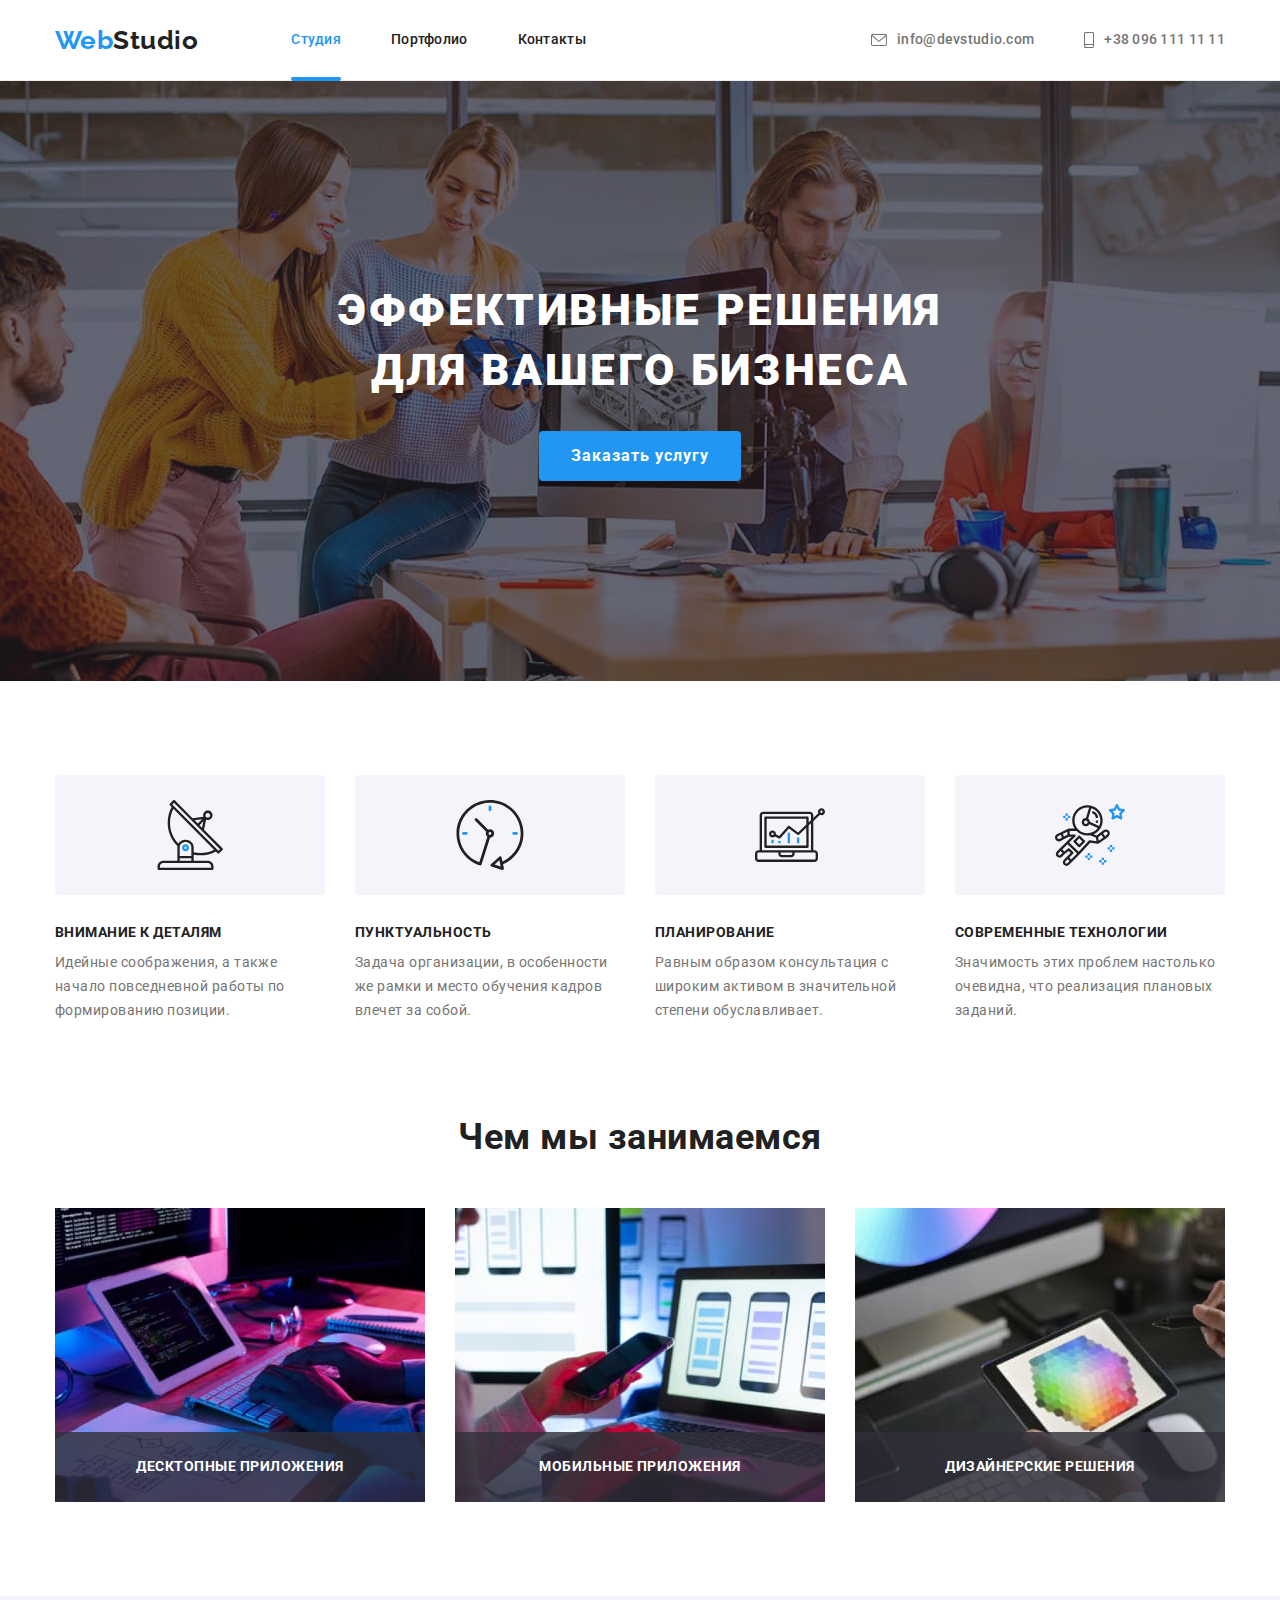
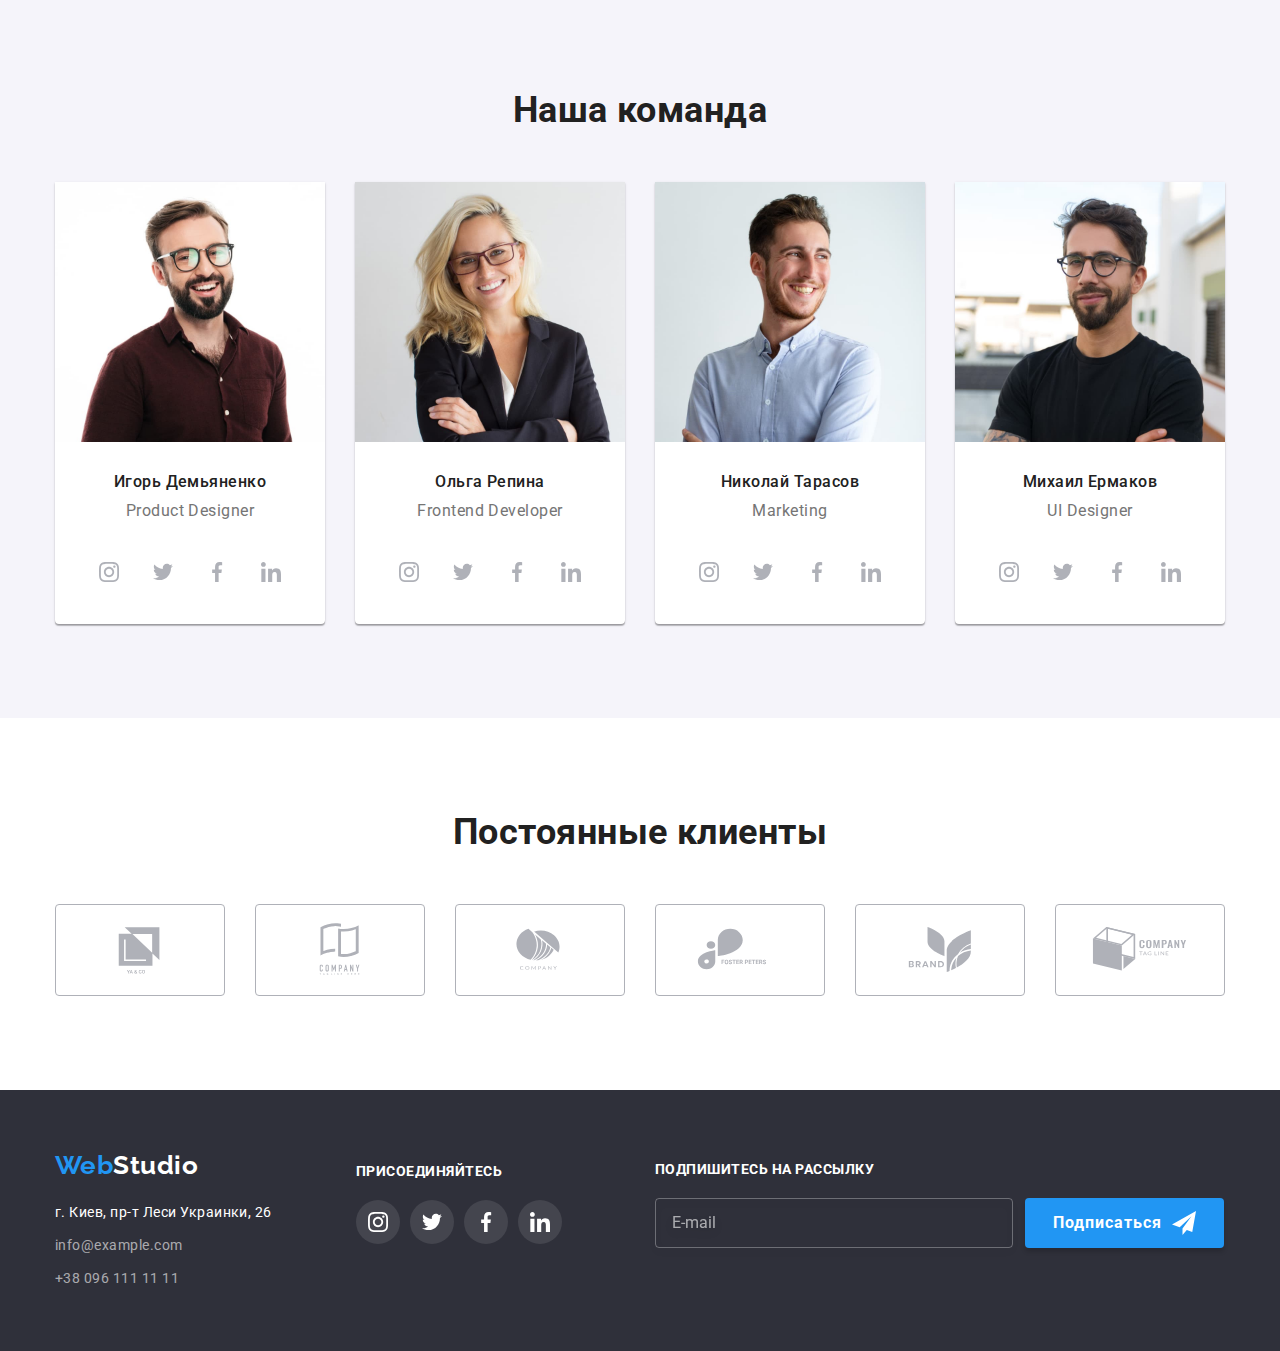
<file: index.html>
<!DOCTYPE html>
<html lang="ru">
    <head>
        <meta charset="UTF-8" />
        <meta http-equiv="X-UA-Compatible" content="IE=edge" />
        <meta name="viewport" content="width=device-width, initial-scale=1.0" />
        <title>WebStudio</title>
        <link
            rel="stylesheet"
            href="https://cdnjs.cloudflare.com/ajax/libs/modern-normalize/1.1.0/modern-normalize.css"
            integrity="sha512-Y0MM+V6ymRKN2zStTqzQ227DWhhp4Mzdo6gnlRnuaNCbc+YN/ZH0sBCLTM4M0oSy9c9VKiCvd4Jk44aCLrNS5Q=="
            crossorigin="anonymous"
            referrerpolicy="no-referrer"
        />
        <link
            href="https://fonts.googleapis.com/css2?family=Raleway:wght@700&family=Roboto:wght@400;500;700;900&display=swap"
            rel="stylesheet"
        />
        <link rel="stylesheet" href="./css/main.min.css" />
    </head>

    <body>
        <!--   Header  -->
        <header class="header" id="studio">
            <div class="container header__container">
                <nav class="nav">
                    <a href="./index.html" class="logo nav__logo">
                        <span class="logo--accent">Web</span>Studio
                    </a>
                    <ul class="nav__list">
                        <li class="nav__item">
                            <a
                                href="./index.html"
                                class="nav__link nav__link--current"
                                >Студия</a
                            >
                        </li>
                        <li class="nav__item">
                            <a href="./portfolio.html" class="nav__link"
                                >Портфолио</a
                            >
                        </li>
                        <li class="nav__item">
                            <a href="#contacts" class="nav__link">Контакты</a>
                        </li>
                    </ul>
                </nav>
                <ul class="contacts-list">
                    <li class="contacts-list__item">
                        <a
                            href="mailto:info@devstudio.com"
                            class="contacts-list__link"
                        >
                            <svg
                                class="contacts-list__icon"
                                width="16"
                                height="12"
                            >
                                <use
                                    href="./images/icons.svg#icon-envelope"
                                ></use>
                            </svg>

                            info@devstudio.com</a
                        >
                    </li>
                    <li class="contacts-list__item">
                        <a href="tel:+380961111111" class="contacts-list__link">
                            <svg
                                class="contacts-list__icon"
                                width="10"
                                height="16"
                            >
                                <use
                                    href="./images/icons.svg#icon-smartphone"
                                ></use>
                            </svg>

                            +38 096 111 11 11</a
                        >
                    </li>
                </ul>
            </div>
        </header>

        <!-- Main studio-->
        <main class="main-content">
            <!--  Hero -->
            <section class="section hero__section">
                <div class="container">
                    <h1 class="hero__title">
                        ЭФФЕКТИВНЫЕ РЕШЕНИЯ <br />
                        ДЛЯ ВАШЕГО БИЗНЕСА
                    </h1>
                    <button type="button" class="btn hero__btn" data-modal-open>
                        Заказать услугу
                    </button>
                </div>
            </section>

            <!-- Benefits-->
            <section class="section benefits">
                <div class="container">
                    <h2 class="benefits__title hidden">Преимущества</h2>
                    <ul class="benefits__list">
                        <li class="benefits__card">
                            <div class="benefits__card-before">
                                <svg
                                    class="benefits__icon"
                                    width="70"
                                    height="70"
                                >
                                    <use
                                        href="./images/icons.svg#icon-antenna"
                                    ></use>
                                </svg>
                            </div>
                            <h3 class="benefits__card-point section-point">
                                ВНИМАНИЕ К ДЕТАЛЯМ
                            </h3>
                            <p class="benefits__card-descr">
                                Идейные соображения, а также начало повседневной
                                работы по формированию позиции.
                            </p>
                        </li>
                        <li class="benefits__card">
                            <div class="benefits__card-before">
                                <svg
                                    class="benefits__icon"
                                    width="70"
                                    height="70"
                                >
                                    <use
                                        href="./images/icons.svg#icon-clock"
                                    ></use>
                                </svg>
                            </div>
                            <h3 class="benefits__card-point section-point">
                                ПУНКТУАЛЬНОСТЬ
                            </h3>
                            <p class="benefits__card-descr">
                                Задача организации, в особенности же рамки и
                                место обучения кадров влечет за собой.
                            </p>
                        </li>
                        <li class="benefits__card">
                            <div class="benefits__card-before">
                                <svg
                                    class="benefits__icon"
                                    width="70"
                                    height="70"
                                >
                                    <use
                                        href="./images/icons.svg#icon-diagram"
                                    ></use>
                                </svg>
                            </div>
                            <h3 class="benefits__card-point section-point">
                                ПЛАНИРОВАНИЕ
                            </h3>
                            <p class="benefits__card-descr">
                                Равным образом консультация с широким активом в
                                значительной степени обуславливает.
                            </p>
                        </li>

                        <li class="benefits__card">
                            <div class="benefits__card-before">
                                <svg
                                    class="benefits__icon"
                                    width="70"
                                    height="70"
                                >
                                    <use
                                        href="./images/icons.svg#icon-astronaut"
                                    ></use>
                                </svg>
                            </div>
                            <h3 class="benefits__card-point section-point">
                                СОВРЕМЕННЫЕ ТЕХНОЛОГИИ
                            </h3>
                            <p class="benefits__card-descr">
                                Значимость этих проблем настолько очевидна, что
                                реализация плановых заданий.
                            </p>
                        </li>
                    </ul>
                </div>
            </section>

            <!-- What we do  -->
            <section class="section what-we-do">
                <div class="container">
                    <h2 class="what-we-do__section-title section-title">
                        Чем мы занимаемся
                    </h2>
                    <ul class="what-we-do__section-list">
                        <li class="what-we-do__item">
                            <img
                                src="./images/box1.jpg"
                                alt="Пример рабочего места 1"
                                width="370"
                                height="294"
                            />
                            <h3 class="what-we-do__image-descr section-point">
                                Десктопные приложения
                            </h3>
                        </li>
                        <li class="what-we-do__item">
                            <img
                                src="./images/box2.jpg"
                                alt="Пример рабочего места 2"
                                width="370"
                                height="294"
                            />
                            <h3 class="what-we-do__image-descr section-point">
                                Мобильные приложения
                            </h3>
                        </li>
                        <li class="what-we-do__item">
                            <img
                                src="./images/box3.jpg"
                                alt="Пример рабочего места 3"
                                width="370"
                                height="294"
                            />
                            <h3 class="what-we-do__image-descr section-point">
                                Дизайнерские решения
                            </h3>
                        </li>
                    </ul>
                </div>
            </section>

            <!-- Our-team -->
            <section class="section our-team">
                <div class="container">
                    <h2 class="section-title our-team__section-title">
                        Наша команда
                    </h2>

                    <ul class="our-team__section-list">
                        <li class="worker-card">
                            <img
                                src="./images/igor.jpg"
                                alt="Игорь Демьяненко"
                                width="270"
                                height="260"
                            />
                            <h3 class="worker-card__card-title">
                                Игорь Демьяненко
                            </h3>
                            <p class="worker-card__card-descr">
                                Product Designer
                            </p>
                            <ul class="card-social-links">
                                <li>
                                    <a href="" class="card-social-links__link">
                                        <svg
                                            class="card-social-links__icon"
                                            width="20"
                                            height="20"
                                        >
                                            <use
                                                href="./images/icons.svg#icon-instagram"
                                            ></use>
                                        </svg>
                                    </a>
                                </li>
                                <li>
                                    <a href="" class="card-social-links__link">
                                        <svg
                                            class="card-social-links__icon"
                                            width="20"
                                            height="20"
                                        >
                                            <use
                                                href="./images/icons.svg#icon-twitter"
                                            ></use>
                                        </svg>
                                    </a>
                                </li>
                                <li>
                                    <a href="" class="card-social-links__link">
                                        <svg
                                            class="card-social-links__icon"
                                            width="20"
                                            height="20"
                                        >
                                            <use
                                                href="./images/icons.svg#icon-facebook"
                                            ></use>
                                        </svg>
                                    </a>
                                </li>
                                <li>
                                    <a href="" class="card-social-links__link">
                                        <svg
                                            class="card-social-links__icon"
                                            width="20"
                                            height="20"
                                        >
                                            <use
                                                href="./images/icons.svg#icon-linkedin"
                                            ></use>
                                        </svg>
                                    </a>
                                </li>
                            </ul>
                        </li>
                        <li class="worker-card">
                            <img
                                src="./images/olga.jpg"
                                alt="Ольга Репина"
                                width="270"
                                height="260"
                            />
                            <h3 class="worker-card__card-title">
                                Ольга Репина
                            </h3>
                            <p class="worker-card__card-descr">
                                Frontend Developer
                            </p>
                            <ul class="card-social-links">
                                <li>
                                    <a href="" class="card-social-links__link">
                                        <svg
                                            class="card-social-links__icon"
                                            width="20"
                                            height="20"
                                        >
                                            <use
                                                href="./images/icons.svg#icon-instagram"
                                            ></use>
                                        </svg>
                                    </a>
                                </li>
                                <li>
                                    <a href="" class="card-social-links__link">
                                        <svg
                                            class="card-social-links__icon"
                                            width="20"
                                            height="20"
                                        >
                                            <use
                                                href="./images/icons.svg#icon-twitter"
                                            ></use>
                                        </svg>
                                    </a>
                                </li>
                                <li>
                                    <a href="" class="card-social-links__link">
                                        <svg
                                            class="card-social-links__icon"
                                            width="20"
                                            height="20"
                                        >
                                            <use
                                                href="./images/icons.svg#icon-facebook"
                                            ></use>
                                        </svg>
                                    </a>
                                </li>
                                <li>
                                    <a href="" class="card-social-links__link">
                                        <svg
                                            class="card-social-links__icon"
                                            width="20"
                                            height="20"
                                        >
                                            <use
                                                href="./images/icons.svg#icon-linkedin"
                                            ></use>
                                        </svg>
                                    </a>
                                </li>
                            </ul>
                        </li>
                        <li class="worker-card">
                            <img
                                src="./images/nikolai.jpg"
                                alt="Николай Тарасов"
                                width="270"
                                height="260"
                            />
                            <h3 class="worker-card__card-title">
                                Николай Тарасов
                            </h3>
                            <p class="worker-card__card-descr">Marketing</p>
                            <ul class="card-social-links">
                                <li>
                                    <a href="" class="card-social-links__link">
                                        <svg
                                            class="card-social-links__icon"
                                            width="20"
                                            height="20"
                                        >
                                            <use
                                                href="./images/icons.svg#icon-instagram"
                                            ></use>
                                        </svg>
                                    </a>
                                </li>
                                <li>
                                    <a href="" class="card-social-links__link">
                                        <svg
                                            class="card-social-links__icon"
                                            width="20"
                                            height="20"
                                        >
                                            <use
                                                href="./images/icons.svg#icon-twitter"
                                            ></use>
                                        </svg>
                                    </a>
                                </li>
                                <li>
                                    <a href="" class="card-social-links__link">
                                        <svg
                                            class="card-social-links__icon"
                                            width="20"
                                            height="20"
                                        >
                                            <use
                                                href="./images/icons.svg#icon-facebook"
                                            ></use>
                                        </svg>
                                    </a>
                                </li>
                                <li>
                                    <a href="" class="card-social-links__link">
                                        <svg
                                            class="card-social-links__icon"
                                            width="20"
                                            height="20"
                                        >
                                            <use
                                                href="./images/icons.svg#icon-linkedin"
                                            ></use>
                                        </svg>
                                    </a>
                                </li>
                            </ul>
                        </li>
                        <li class="worker-card">
                            <img
                                src="./images/misha.jpg"
                                alt="Михаил Ермаков"
                                width="270"
                                height="260"
                            />
                            <h3 class="worker-card__card-title">
                                Михаил Ермаков
                            </h3>
                            <p class="worker-card__card-descr">UI Designer</p>
                            <ul class="card-social-links">
                                <li>
                                    <a href="" class="card-social-links__link">
                                        <svg
                                            class="card-social-links__icon"
                                            width="20"
                                            height="20"
                                        >
                                            <use
                                                href="./images/icons.svg#icon-instagram"
                                            ></use>
                                        </svg>
                                    </a>
                                </li>
                                <li>
                                    <a href="" class="card-social-links__link">
                                        <svg
                                            class="card-social-links__icon"
                                            width="20"
                                            height="20"
                                        >
                                            <use
                                                href="./images/icons.svg#icon-twitter"
                                            ></use>
                                        </svg>
                                    </a>
                                </li>
                                <li>
                                    <a href="" class="card-social-links__link">
                                        <svg
                                            class="card-social-links__icon"
                                            width="20"
                                            height="20"
                                        >
                                            <use
                                                href="./images/icons.svg#icon-facebook"
                                            ></use>
                                        </svg>
                                    </a>
                                </li>
                                <li>
                                    <a href="" class="card-social-links__link">
                                        <svg
                                            class="card-social-links__icon"
                                            width="20"
                                            height="20"
                                        >
                                            <use
                                                href="./images/icons.svg#icon-linkedin"
                                            ></use>
                                        </svg>
                                    </a>
                                </li>
                            </ul>
                        </li>
                    </ul>
                </div>
            </section>

            <!-- Clients -->
            <section class="section clients">
                <div class="container">
                    <h2 class="section-title clients__section-title">
                        Постоянные клиенты
                    </h2>
                    <ul class="clients__list">
                        <li class="clients__item">
                            <a href="" class="clients__logo">
                                <svg
                                    class="clients__icon"
                                    width="106"
                                    height="60"
                                >
                                    <use
                                        href="./images/icons.svg#icon-logo1"
                                    ></use>
                                </svg>
                            </a>
                        </li>
                        <li class="clients__item">
                            <a href="" class="clients__logo">
                                <svg
                                    class="clients__icon"
                                    width="106"
                                    height="60"
                                >
                                    <use
                                        href="./images/icons.svg#icon-logo2"
                                    ></use>
                                </svg>
                            </a>
                        </li>
                        <li class="clients__item">
                            <a href="" class="clients__logo">
                                <svg
                                    class="clients__icon"
                                    width="106"
                                    height="60"
                                >
                                    <use
                                        href="./images/icons.svg#icon-logo3"
                                    ></use>
                                </svg>
                            </a>
                        </li>
                        <li class="clients__item">
                            <a href="" class="clients__logo">
                                <svg
                                    class="clients__icon"
                                    width="106"
                                    height="60"
                                >
                                    <use
                                        href="./images/icons.svg#icon-logo4"
                                    ></use>
                                </svg>
                            </a>
                        </li>
                        <li class="clients__item">
                            <a href="" class="clients__logo">
                                <svg
                                    class="clients__icon"
                                    width="106"
                                    height="60"
                                >
                                    <use
                                        href="./images/icons.svg#icon-logo5"
                                    ></use>
                                </svg>
                            </a>
                        </li>
                        <li class="clients__item">
                            <a href="" class="clients__logo">
                                <svg
                                    class="clients__icon"
                                    width="106"
                                    height="60"
                                >
                                    <use
                                        href="./images/icons.svg#icon-logo6"
                                    ></use>
                                </svg>
                            </a>
                        </li>
                    </ul>
                </div>
            </section>
        </main>

        <!--  Подвал   -->
        <footer>
            <section class="section footer-section">
                <div class="container footer_container">
                    <div class="footer__main">
                        <a href="#studio" class="logo footer__logo">
                            <span class="logo--accent">Web</span>Studio
                        </a>

                        <ul class="contacts-list-footer" id="contacts">
                            <li class="contacts-list-footer__item">
                                <address class="contacts-list-footer__address">
                                    г. Киев, пр-т Леси Украинки, 26
                                </address>
                            </li>
                            <li class="contacts-list-footer__item">
                                <a
                                    href="mailto:info@example.com"
                                    class="contacts-list-footer__contact"
                                    >info@example.com</a
                                >
                            </li>
                            <li class="contacts-list-footer__item">
                                <a
                                    href="tel:+380991111111"
                                    class="contacts-list-footer__contact"
                                    >+38 096 111 11 11</a
                                >
                            </li>
                        </ul>
                    </div>
                    <div class="main-social-links footer__main-social-links">
                        <h3
                            class="
                                section-point
                                main-social-links__section-point
                            "
                        >
                            присоединяйтесь
                        </h3>
                        <ul class="main-social-links__list">
                            <li class="main-social-links__item">
                                <a
                                    href=""
                                    class="instagram main-social-links__link"
                                >
                                    <svg
                                        class="icon main-social-links__icon"
                                        width="20"
                                        height="20"
                                    >
                                        <use
                                            href="./images/icons.svg#icon-instagram"
                                        ></use>
                                    </svg>
                                </a>
                            </li>
                            <li class="main-social-links__item">
                                <a
                                    href=""
                                    class="twitter main-social-links__link"
                                >
                                    <svg
                                        class="icon main-social-links__icon"
                                        width="20"
                                        height="20"
                                    >
                                        <use
                                            href="./images/icons.svg#icon-twitter"
                                        ></use>
                                    </svg>
                                </a>
                            </li>
                            <li class="main-social-links__item">
                                <a
                                    href=""
                                    class="facebook main-social-links__link"
                                >
                                    <svg
                                        class="icon main-social-links__icon"
                                        width="20"
                                        height="20"
                                    >
                                        <use
                                            href="./images/icons.svg#icon-facebook"
                                        ></use>
                                    </svg>
                                </a>
                            </li>
                            <li class="main-social-links__item">
                                <a
                                    href=""
                                    class="linkedin main-social-links__link"
                                >
                                    <svg
                                        class="icon main-social-links__icon"
                                        width="20"
                                        height="20"
                                    >
                                        <use
                                            href="./images/icons.svg#icon-linkedin"
                                        ></use>
                                    </svg>
                                </a>
                            </li>
                        </ul>
                    </div>
                    <div class="mailing footer__mailing">
                        <form novalidate class="mailing__form">
                            <label class="mailing__label">
                                <h3
                                    class="section-point mailing__section-point"
                                >
                                    Подпишитесь на рассылку
                                </h3>
                                <input
                                    type="email"
                                    name="email"
                                    class="mailing__input"
                                    placeholder="E-mail"
                                />
                            </label>
                            <button type="submit" class="subscription btn">
                                <span class="subscription__btn-title"
                                    >Подписаться</span
                                >
                                <svg
                                    class="subscription__icon-btn"
                                    width="24"
                                    height="24"
                                >
                                    <use
                                        href="./images/icons.svg#icon-send"
                                    ></use>
                                </svg>
                            </button>
                        </form>
                    </div>
                </div>
            </section>
        </footer>
        <div class="backdrop is-hidden" data-modal>
            <div class="modal">
                <form class="modal__form">
                    <h3 class="section-title modal__section-title">
                        Оставьте свои данные, мы вам перезвоним
                    </h3>
                    <div class="inputs">
                        <div class="modal__input-box">
                            <label class="modal__form-label">
                                <input
                                    type="name"
                                    name="user-name"
                                    class="modal__form-input"
                                    placeholder=" "
                                />
                                <span class="modal__label-point">Имя</span>
                                <svg class="modal__icon" width="18" height="18">
                                    <use
                                        href="./images/icons.svg#icon-man-form"
                                    ></use>
                                </svg>
                            </label>
                        </div>
                        <div class="modal__input-box">
                            <label class="modal__form-label">
                                <input
                                    type="tel"
                                    name="user-tel-number"
                                    class="modal__form-input"
                                    placeholder=" "
                                />
                                <span class="modal__label-point">Телефон</span>
                                <svg class="modal__icon" width="18" height="18">
                                    <use
                                        href="./images/icons.svg#icon-tel-form"
                                    ></use>
                                </svg>
                            </label>
                        </div>
                        <div class="modal__input-box">
                            <label class="modal__form-label">
                                <input
                                    type="email"
                                    name="user-email"
                                    class="modal__form-input"
                                    placeholder=" "
                                />
                                <span class="modal__label-point">Почта</span>
                                <svg class="modal__icon" width="18" height="18">
                                    <use
                                        href="./images/icons.svg#icon-mail-form"
                                    ></use>
                                </svg>
                            </label>
                        </div>
                        <div class="modal__input-box">
                            <label class="modal__form-label comment">
                                <span class="comment__title">Комментарий</span>
                                <textarea
                                    name="user-comment"
                                    class="modal__form-input comment__textarea"
                                    placeholder="Введите текст"
                                ></textarea>
                            </label>
                        </div>
                    </div>
                    <label class="agreement">
                        <input
                            type="checkbox"
                            name="agreement"
                            class="agreement__checkbox hidden"
                        />
                        <svg
                            class="agreement__check-icon"
                            width="16"
                            height="15"
                        >
                            <use href="./images/icons.svg#icon-chek"></use>
                        </svg>
                        <span class="agreement__check-text"
                            >Соглашаюсь с рассылкой и принимаю
                            <a href="" class="agreement__contract-link"
                                >Условия договора</a
                            >
                        </span>
                    </label>
                    <button type="submit" class="send btn">
                        <span class="send__btn-title">Отправить</span>
                    </button>
                </form>
                <button
                    type="button"
                    class="close modal__close"
                    data-modal-close
                >
                    <svg class="icon close-icon" width="18" height="18">
                        <use href="./images/icons.svg#icon-close"></use>
                    </svg>
                </button>
            </div>
        </div>
        <script src="./js/modal.js"></script>
    </body>
</html>
</file>
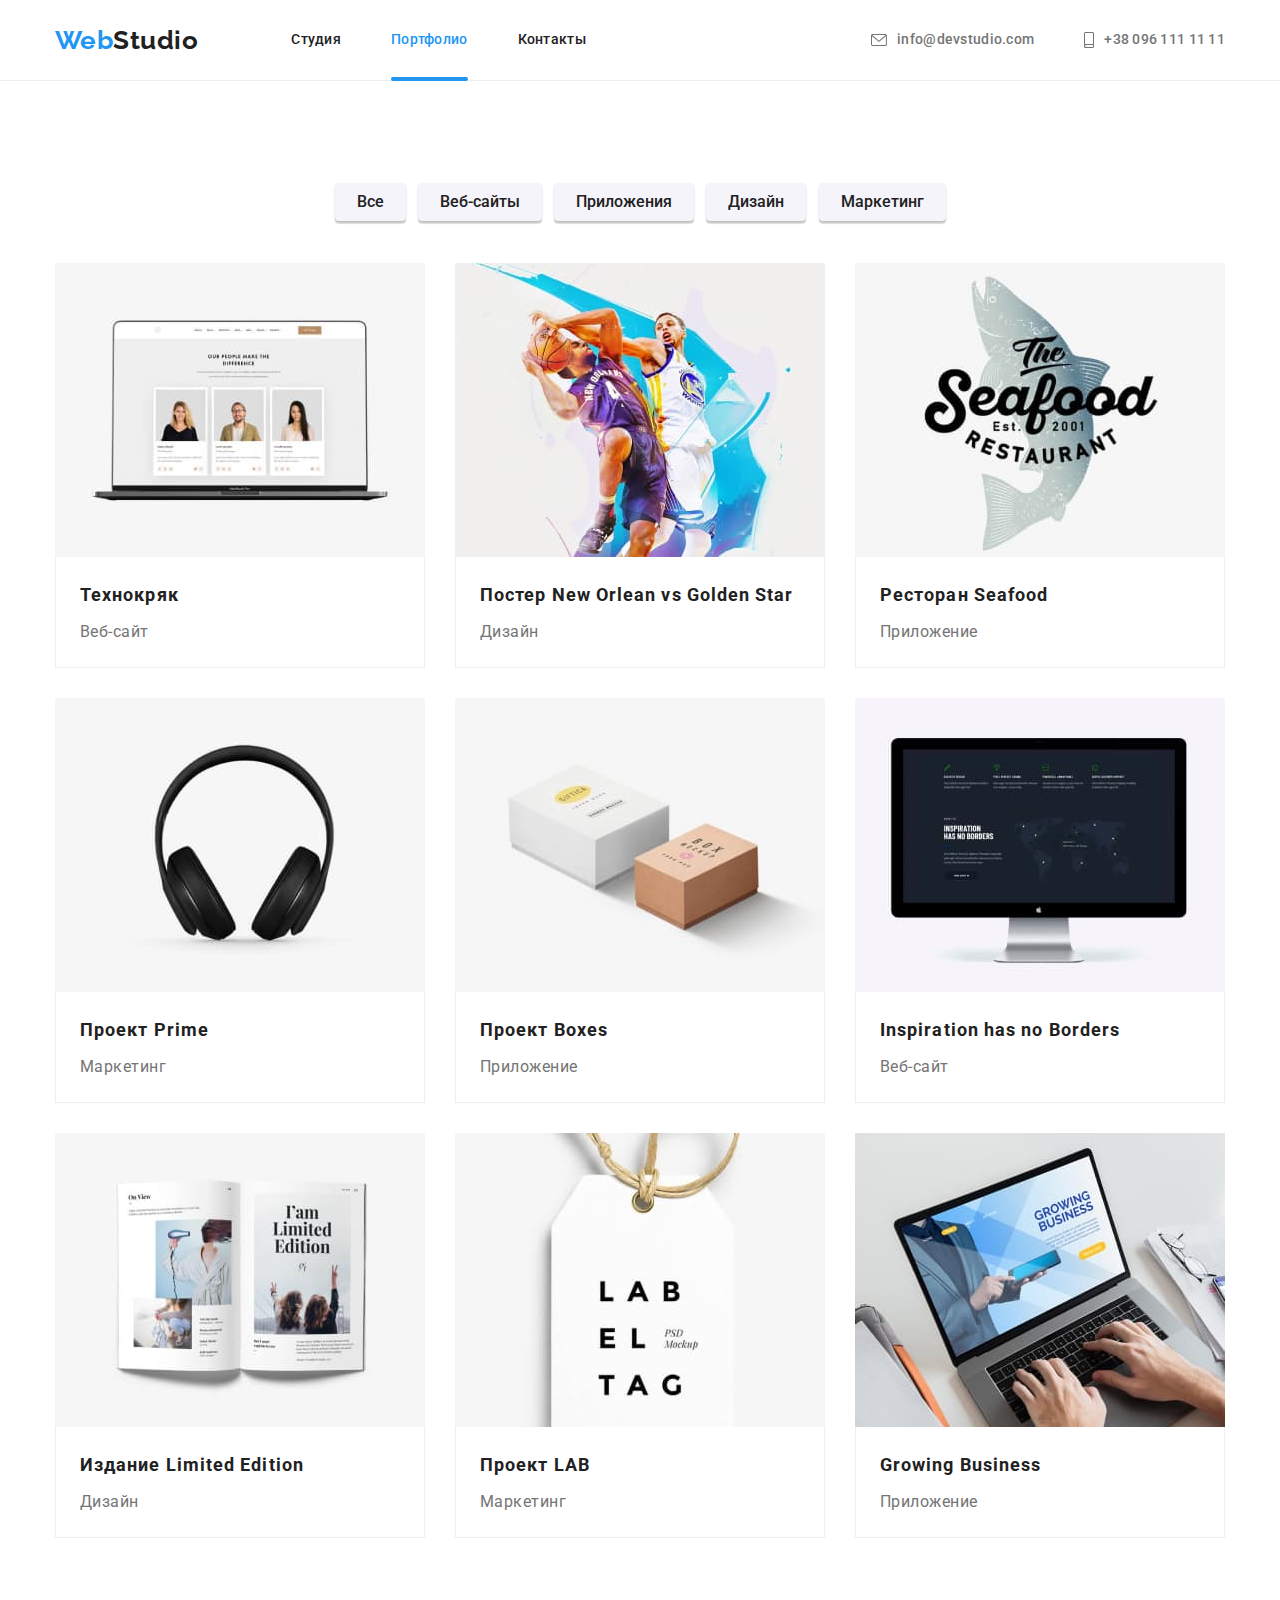
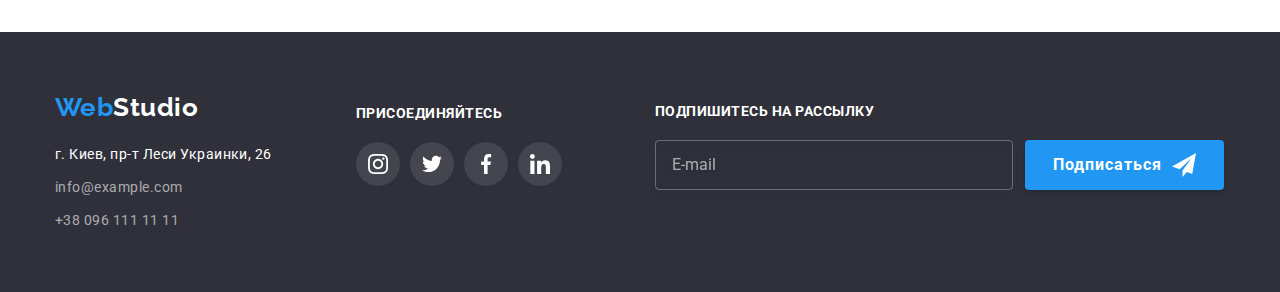
<file: portfolio.html>
<!DOCTYPE html>
<html lang="ru">
    <head>
        <meta charset="UTF-8" />
        <meta http-equiv="X-UA-Compatible" content="IE=edge" />
        <meta name="viewport" content="width=device-width, initial-scale=1.0" />
        <title>Portfolio</title>
        <link
            rel="stylesheet"
            href="https://cdnjs.cloudflare.com/ajax/libs/modern-normalize/1.1.0/modern-normalize.css"
            integrity="sha512-Y0MM+V6ymRKN2zStTqzQ227DWhhp4Mzdo6gnlRnuaNCbc+YN/ZH0sBCLTM4M0oSy9c9VKiCvd4Jk44aCLrNS5Q=="
            crossorigin="anonymous"
            referrerpolicy="no-referrer"
        />
        <link
            href="https://fonts.googleapis.com/css2?family=Raleway:wght@700&family=Roboto:wght@400;500;700;900&display=swap"
            rel="stylesheet"
        />
        <link rel="stylesheet" href="./css/main.min.css" />
    </head>

    <body>
        <!--   Верхняя линия  -->
        <header class="header">
            <div class="container header__container">
                <nav class="nav">
                    <a href="./index.html" class="logo nav__logo">
                        <span class="logo--accent">Web</span>Studio
                    </a>
                    <ul class="nav__list">
                        <li class="nav__item">
                            <a href="./index.html" class="nav__link">Студия</a>
                        </li>
                        <li class="nav__item">
                            <a
                                href="./portfolio.html"
                                class="nav__link nav__link--current"
                                >Портфолио</a
                            >
                        </li>
                        <li class="nav__item">
                            <a href="#contacts" class="nav__link">Контакты</a>
                        </li>
                    </ul>
                </nav>
                <ul class="contacts-list">
                    <li class="contacts-list__item">
                        <a
                            href="mailto:info@devstudio.com"
                            class="contacts-list__link"
                        >
                            <svg
                                class="contacts-list__icon"
                                width="16"
                                height="12"
                            >
                                <use
                                    href="./images/icons.svg#icon-envelope"
                                ></use>
                            </svg>

                            info@devstudio.com</a
                        >
                    </li>
                    <li class="contacts-list__item">
                        <a href="tel:+380961111111" class="contacts-list__link">
                            <svg
                                class="contacts-list__icon"
                                width="10"
                                height="16"
                            >
                                <use
                                    href="./images/icons.svg#icon-smartphone"
                                ></use>
                            </svg>

                            +38 096 111 11 11</a
                        >
                    </li>
                </ul>
            </div>
        </header>

        <!--  Portfolio-content   -->
        <main class="portfolio-content">
            <section class="section portfolio">
                <h1 class="section-title hidden">Portfolio</h1>
                <ul class="container portfolio__btn-list">
                    <li>
                        <button type="button" class="btn portfolio__btn">
                            Все
                        </button>
                    </li>
                    <li>
                        <button type="button" class="btn portfolio__btn">
                            Веб-сайты
                        </button>
                    </li>
                    <li>
                        <button type="button" class="btn portfolio__btn">
                            Приложения
                        </button>
                    </li>
                    <li>
                        <button type="button" class="btn portfolio__btn">
                            Дизайн
                        </button>
                    </li>
                    <li>
                        <button type="button" class="btn portfolio__btn">
                            Маркетинг
                        </button>
                    </li>
                </ul>
                <div class="container">
                    <ul class="grid">
                        <li class="grid__item">
                            <a href="" class="product">
                                <div class="product__overlay-thumb">
                                    <img
                                        src="./images/example1.jpg"
                                        alt="our people make the difference"
                                        width="370"
                                        height="294"
                                    />
                                    <div class="product__overlay">
                                        <p class="product__overlay-text">
                                            Технокряк это современная площадка
                                            распространения коронавируса.
                                            Компании используют эту платформу
                                            для цифрового шпионажа и атак на
                                            защищённые сервера конкурентов.
                                        </p>
                                    </div>
                                </div>
                                <div class="product__meta">
                                    <h2 class="product__title">Технокряк</h2>
                                    <p class="product__card-descr">Веб-сайт</p>
                                </div>
                            </a>
                        </li>
                        <li class="grid__item">
                            <a href="" class="product">
                                <div class="product__overlay-thumb">
                                    <img
                                        src="./images/example2.jpg"
                                        alt="basketball"
                                        width="370"
                                        height="294"
                                    />
                                    <div class="product__overlay">
                                        <p class="product__overlay-text">
                                            Технокряк это современная площадка
                                            распространения коронавируса.
                                            Компании используют эту платформу
                                            для цифрового шпионажа и атак на
                                            защищённые сервера конкурентов.
                                        </p>
                                    </div>
                                </div>
                                <div class="product__meta">
                                    <h2 class="product__title">
                                        Постер New Orlean vs Golden Star
                                    </h2>
                                    <p class="product__card-descr">Дизайн</p>
                                </div>
                            </a>
                        </li>
                        <li class="grid__item">
                            <a href="" class="product">
                                <div class="product__overlay-thumb">
                                    <img
                                        src="./images/example3.jpg"
                                        alt="seafood restaurant"
                                        width="370"
                                        height="294"
                                    />
                                    <div class="product__overlay">
                                        <p class="product__overlay-text">
                                            Технокряк это современная площадка
                                            распространения коронавируса.
                                            Компании используют эту платформу
                                            для цифрового шпионажа и атак на
                                            защищённые сервера конкурентов.
                                        </p>
                                    </div>
                                </div>
                                <div class="product__meta">
                                    <h2 class="product__title">
                                        Ресторан Seafood
                                    </h2>
                                    <p class="product__card-descr">
                                        Приложение
                                    </p>
                                </div>
                            </a>
                        </li>
                        <li class="grid__item">
                            <a href="" class="product">
                                <div class="product__overlay-thumb">
                                    <img
                                        src="./images/example4.jpg"
                                        alt="head earphone"
                                        width="370"
                                        height="294"
                                    />
                                    <div class="product__overlay">
                                        <p class="product__overlay-text">
                                            Технокряк это современная площадка
                                            распространения коронавируса.
                                            Компании используют эту платформу
                                            для цифрового шпионажа и атак на
                                            защищённые сервера конкурентов.
                                        </p>
                                    </div>
                                </div>
                                <div class="product__meta">
                                    <h2 class="product__title">Проект Prime</h2>
                                    <p class="product__card-descr">Маркетинг</p>
                                </div>
                            </a>
                        </li>
                        <li class="grid__item">
                            <a href="" class="product">
                                <div class="product__overlay-thumb">
                                    <img
                                        src="./images/example5.jpg"
                                        alt="examples"
                                        width="370"
                                        height="294"
                                    />
                                    <div class="product__overlay">
                                        <p class="product__overlay-text">
                                            Технокряк это современная площадка
                                            распространения коронавируса.
                                            Компании используют эту платформу
                                            для цифрового шпионажа и атак на
                                            защищённые сервера конкурентов.
                                        </p>
                                    </div>
                                </div>
                                <div class="product__meta">
                                    <h2 class="product__title">Проект Boxes</h2>
                                    <p class="product__card-descr">
                                        Приложение
                                    </p>
                                </div>
                            </a>
                        </li>
                        <li class="grid__item">
                            <a href="" class="product">
                                <div class="product__overlay-thumb">
                                    <img
                                        src="./images/example6.jpg"
                                        alt="computer with the home page"
                                        width="370"
                                        height="294"
                                    />
                                    <div class="product__overlay">
                                        <p class="product__overlay-text">
                                            Технокряк это современная площадка
                                            распространения коронавируса.
                                            Компании используют эту платформу
                                            для цифрового шпионажа и атак на
                                            защищённые сервера конкурентов.
                                        </p>
                                    </div>
                                </div>
                                <div class="product__meta">
                                    <h2 class="product__title">
                                        Inspiration has no Borders
                                    </h2>
                                    <p class="product__card-descr">Веб-сайт</p>
                                </div>
                            </a>
                        </li>
                        <li class="grid__item">
                            <a href="" class="product">
                                <div class="product__overlay-thumb">
                                    <img
                                        src="./images/example7.jpg"
                                        alt="open book"
                                        width="370"
                                        height="294"
                                    />
                                    <div class="product__overlay">
                                        <p class="product__overlay-text">
                                            Технокряк это современная площадка
                                            распространения коронавируса.
                                            Компании используют эту платформу
                                            для цифрового шпионажа и атак на
                                            защищённые сервера конкурентов.
                                        </p>
                                    </div>
                                </div>
                                <div class="product__meta">
                                    <h2 class="product__title">
                                        Издание Limited Edition
                                    </h2>
                                    <p class="product__card-descr">Дизайн</p>
                                </div>
                            </a>
                        </li>

                        <li class="grid__item">
                            <a href="" class="product">
                                <div class="product__overlay-thumb">
                                    <img
                                        src="./images/example8.jpg"
                                        alt="lab el tag"
                                        width="370"
                                        height="294"
                                    />
                                    <div class="product__overlay">
                                        <p class="product__overlay-text">
                                            Технокряк это современная площадка
                                            распространения коронавируса.
                                            Компании используют эту платформу
                                            для цифрового шпионажа и атак на
                                            защищённые сервера конкурентов.
                                        </p>
                                    </div>
                                </div>
                                <div class="product__meta">
                                    <h2 class="product__title">Проект LAB</h2>
                                    <p class="product__card-descr">Маркетинг</p>
                                </div>
                            </a>
                        </li>
                        <li class="grid__item">
                            <a href="" class="product">
                                <div class="product__overlay-thumb">
                                    <img
                                        src="./images/example9.jpg"
                                        alt="laptop with the example"
                                        width="370"
                                        height="294"
                                    />
                                    <div class="product__overlay">
                                        <p class="product__overlay-text">
                                            Технокряк это современная площадка
                                            распространения коронавируса.
                                            Компании используют эту платформу
                                            для цифрового шпионажа и атак на
                                            защищённые сервера конкурентов.
                                        </p>
                                    </div>
                                </div>
                                <div class="product__meta">
                                    <h2 class="product__title">
                                        Growing Business
                                    </h2>
                                    <p class="product__card-descr">
                                        Приложение
                                    </p>
                                </div>
                            </a>
                        </li>
                    </ul>
                </div>
            </section>
        </main>

        <!--  Подвал   -->
        <footer>
            <section class="section footer-section">
                <div class="container footer_container">
                    <div class="footer__main">
                        <a href="./index.html" class="logo footer__logo">
                            <span class="logo--accent">Web</span>Studio
                        </a>

                        <ul class="contacts-list-footer" id="contacts">
                            <li class="contacts-list-footer__item">
                                <address class="contacts-list-footer__address">
                                    г. Киев, пр-т Леси Украинки, 26
                                </address>
                            </li>
                            <li class="contacts-list-footer__item">
                                <a
                                    href="mailto:info@example.com"
                                    class="contacts-list-footer__contact"
                                    >info@example.com</a
                                >
                            </li>
                            <li class="contacts-list-footer__item">
                                <a
                                    href="tel:+380991111111"
                                    class="contacts-list-footer__contact"
                                    >+38 096 111 11 11</a
                                >
                            </li>
                        </ul>
                    </div>
                    <div class="main-social-links footer__main-social-links">
                        <h3
                            class="
                                section-point
                                main-social-links__section-point
                            "
                        >
                            присоединяйтесь
                        </h3>
                        <ul class="main-social-links__list">
                            <li class="main-social-links__item">
                                <a
                                    href=""
                                    class="instagram main-social-links__link"
                                >
                                    <svg
                                        class="icon main-social-links__icon"
                                        width="20"
                                        height="20"
                                    >
                                        <use
                                            href="./images/icons.svg#icon-instagram"
                                        ></use>
                                    </svg>
                                </a>
                            </li>
                            <li class="main-social-links__item">
                                <a
                                    href=""
                                    class="twitter main-social-links__link"
                                >
                                    <svg
                                        class="icon main-social-links__icon"
                                        width="20"
                                        height="20"
                                    >
                                        <use
                                            href="./images/icons.svg#icon-twitter"
                                        ></use>
                                    </svg>
                                </a>
                            </li>
                            <li class="main-social-links__item">
                                <a
                                    href=""
                                    class="facebook main-social-links__link"
                                >
                                    <svg
                                        class="icon main-social-links__icon"
                                        width="20"
                                        height="20"
                                    >
                                        <use
                                            href="./images/icons.svg#icon-facebook"
                                        ></use>
                                    </svg>
                                </a>
                            </li>
                            <li class="main-social-links__item">
                                <a
                                    href=""
                                    class="linkedin main-social-links__link"
                                >
                                    <svg
                                        class="icon main-social-links__icon"
                                        width="20"
                                        height="20"
                                    >
                                        <use
                                            href="./images/icons.svg#icon-linkedin"
                                        ></use>
                                    </svg>
                                </a>
                            </li>
                        </ul>
                    </div>
                    <div class="mailing footer__mailing">
                        <form novalidate class="mailing__form">
                            <label class="mailing__label">
                                <h3
                                    class="section-point mailing__section-point"
                                >
                                    Подпишитесь на рассылку
                                </h3>
                                <input
                                    type="email"
                                    name="email"
                                    class="mailing__input"
                                    placeholder="E-mail"
                                />
                            </label>
                            <button type="submit" class="subscription btn">
                                <span class="subscription__btn-title"
                                    >Подписаться</span
                                >
                                <svg
                                    class="subscription__icon-btn"
                                    width="24"
                                    height="24"
                                >
                                    <use
                                        href="./images/icons.svg#icon-send"
                                    ></use>
                                </svg>
                            </button>
                        </form>
                    </div>
                </div>
            </section>
        </footer>
    </body>
</html>
</file>
<file: css/main.min.css>
html{-webkit-box-sizing:border-box;box-sizing:border-box}*,*::before,*::after{-webkit-box-sizing:inherit;box-sizing:inherit}h1,h2,h3,h4,h5,h6,p,ul{margin:0;padding:0;background-color:transparent}a,a:hover,a:focus{text-decoration:none}ul{list-style-type:none}button{border:none;font-family:inherit}img,svg{display:block}body{font-family:Roboto, sans-serif;font-style:normal;font-weight:normal;letter-spacing:0.03em;margin:0;background-color:#fff;color:#757575}.hidden{position:absolute;width:1px;height:1px;margin:-1px;border:0;padding:0;clip:rect(0 0 0 0);overflow:hidden;outline:none}.container{width:1200px;padding:0 15px;margin:0 auto}.section{padding:94px 0;margin:0 auto}.icon{display:-webkit-box;display:-ms-flexbox;display:flex;-webkit-box-pack:center;-ms-flex-pack:center;justify-content:center;-webkit-box-align:center;-ms-flex-align:center;align-items:center;margin:0;padding:0}.section-title{font-weight:bold;font-size:36px;line-height:1.16;text-align:center;color:#212121}.section-point{font-weight:bold;font-size:14px;line-height:1.14;text-transform:uppercase}.btn{text-align:center;color:#fff;background-color:#2196f3;border-radius:4px;-webkit-box-shadow:0px 4px 4px rgba(0,0,0,0.15);box-shadow:0px 4px 4px rgba(0,0,0,0.15);cursor:pointer;-webkit-transition:background-color 250ms cubic-bezier(0.4, 0, 0.2, 1);transition:background-color 250ms cubic-bezier(0.4, 0, 0.2, 1)}.btn:hover,.btn:focus{background-color:#188ce8}.header{border-bottom:1px solid #ececec;background-origin:border-box}.header__container{display:-webkit-box;display:-ms-flexbox;display:flex;-webkit-box-pack:justify;-ms-flex-pack:justify;justify-content:space-between;-webkit-box-align:center;-ms-flex-align:center;align-items:center}.nav{display:-webkit-box;display:-ms-flexbox;display:flex;-webkit-box-pack:center;-ms-flex-pack:center;justify-content:center;-webkit-box-align:center;-ms-flex-align:center;align-items:center}.nav__list{display:-webkit-box;display:-ms-flexbox;display:flex}.nav__item:not(:last-child){margin-right:50px}.logo{font-family:Raleway, sans-serif;font-weight:bold;font-size:26px;line-height:1.19}.nav__logo{color:#212121;margin-right:93px}.logo--accent{color:#2196f3}.nav__link{display:block;padding-top:32px;padding-bottom:32px;position:relative;font-weight:500;font-size:14px;line-height:1.14;letter-spacing:0.02em;color:#212121;-webkit-transition:color 250ms cubic-bezier(0.4, 0, 0.2, 1);transition:color 250ms cubic-bezier(0.4, 0, 0.2, 1)}.nav__link:hover,.nav__link:focus,.nav__link--current{color:#2196f3}.nav__link--current::after{position:absolute;content:'';display:inline-block;bottom:-1px;left:0;width:100%;height:4px;border-radius:4px;background-color:#2196f3}.contacts-list{display:-webkit-box;display:-ms-flexbox;display:flex}.contacts-list__item:not(:last-child){margin-right:50px}.contacts-list__link{font-weight:500;font-size:14px;line-height:1.14;letter-spacing:0.02em;color:inherit;display:-webkit-box;display:-ms-flexbox;display:flex;-ms-flex-wrap:wrap;flex-wrap:wrap;padding-top:32px;padding-bottom:32px;-webkit-transition:color 250ms cubic-bezier(0.4, 0, 0.2, 1);transition:color 250ms cubic-bezier(0.4, 0, 0.2, 1)}.contacts-list__link:focus,.contacts-list__link:hover{color:#2196f3}.contacts-list__icon{display:-webkit-inline-box;display:-ms-inline-flexbox;display:inline-flex;margin-top:auto;margin-bottom:auto;margin-right:10px;fill:currentColor}.hero__section{text-align:center;padding-top:200px;padding-bottom:200px;max-width:1600px;background:-webkit-gradient(linear, left top, right top, from(rgba(47,48,58,0.4)), to(rgba(47,48,58,0.4))),url("../images/hero.jpg");background:linear-gradient(to right, rgba(47,48,58,0.4), rgba(47,48,58,0.4)),url("../images/hero.jpg");background-repeat:no-repeat;background-position:center;background-size:cover;background-color:#c4c4c4}.hero__title{font-weight:900;font-size:44px;line-height:1.36;text-align:center;letter-spacing:0.06em;text-transform:uppercase;color:#fff;margin-bottom:30px}.hero__btn{font-weight:700;font-size:16px;line-height:1.875;letter-spacing:0.06em;min-width:200px;height:50px;padding:10px 32px}.benefits__list{display:-webkit-box;display:-ms-flexbox;display:flex}.benefits__card{width:270px}.benefits__card:not(:last-child){margin-right:30px}.benefits__card-before{width:270px;height:120px;padding:25px 100px;margin-bottom:30px;background-color:#f5f4fa;border-radius:4px}.benefits__card-point{color:#212121;margin-bottom:10px}.benefits__card-descr{font-size:14px;line-height:1.71428}.what-we-do{padding:0 0 94px 0;margin:0 auto}.what-we-do__section-title{margin-bottom:50px}.what-we-do__section-list{display:-webkit-box;display:-ms-flexbox;display:flex;-webkit-box-pack:justify;-ms-flex-pack:justify;justify-content:space-between;-webkit-box-align:center;-ms-flex-align:center;align-items:center}.what-we-do__item{position:relative}.what-we-do__image-descr{text-align:center;color:#fff;position:absolute;bottom:0;left:0;display:inline-block;padding-top:27px;padding-bottom:27px;width:100%;margin-bottom:0;background-color:rgba(47,48,58,0.8)}.our-team{background-color:#f5f4fa}.our-team__section-title{margin-bottom:50px}.our-team__section-list{display:-webkit-box;display:-ms-flexbox;display:flex;-webkit-box-pack:justify;-ms-flex-pack:justify;justify-content:space-between;-webkit-box-align:center;-ms-flex-align:center;align-items:center}.worker-card{width:270px;background-color:#fff;-webkit-box-shadow:0px 1px 3px rgba(0,0,0,0.12),0px 1px 1px rgba(0,0,0,0.14),0px 2px 1px rgba(0,0,0,0.2);box-shadow:0px 1px 3px rgba(0,0,0,0.12),0px 1px 1px rgba(0,0,0,0.14),0px 2px 1px rgba(0,0,0,0.2);border-radius:0px 0px 4px 4px}.worker-card__card-title{font-weight:500;font-size:16px;line-height:1.19;text-align:center;color:#212121;margin-top:30px;margin-bottom:10px}.worker-card__card-descr{font-size:16px;line-height:1.19;text-align:center;margin-bottom:30px}.card-social-links{display:-webkit-box;display:-ms-flexbox;display:flex;-webkit-box-pack:justify;-ms-flex-pack:justify;justify-content:space-between;-webkit-box-align:center;-ms-flex-align:center;align-items:center;width:206px;margin-left:auto;margin-right:auto;margin-bottom:30px}.card-social-links__link{color:#afb1b8;display:-webkit-box;display:-ms-flexbox;display:flex;width:44px;height:44px;border-radius:50%;-webkit-transition:background-color 250ms cubic-bezier(0.4, 0, 0.2, 1),color 250ms cubic-bezier(0.4, 0, 0.2, 1);transition:background-color 250ms cubic-bezier(0.4, 0, 0.2, 1),color 250ms cubic-bezier(0.4, 0, 0.2, 1)}.card-social-links__link:hover,.card-social-links__link:focus{background-color:#2196f3;color:#fff}.card-social-links__icon{fill:currentColor;margin:auto}.clients__section-title{margin-bottom:50px}.clients__list{display:-webkit-box;display:-ms-flexbox;display:flex;-webkit-box-pack:justify;-ms-flex-pack:justify;justify-content:space-between;-webkit-box-align:center;-ms-flex-align:center;align-items:center}.clients__logo{color:#afb1b8;display:-webkit-box;display:-ms-flexbox;display:flex;-webkit-box-pack:center;-ms-flex-pack:center;justify-content:center;-webkit-box-align:center;-ms-flex-align:center;align-items:center;width:170px;height:92px;border:1px solid #afb1b8;-webkit-box-sizing:border-box;box-sizing:border-box;border-radius:4px;-webkit-transition:border 250ms cubic-bezier(0.4, 0, 0.2, 1),color 250ms cubic-bezier(0.4, 0, 0.2, 1);transition:border 250ms cubic-bezier(0.4, 0, 0.2, 1),color 250ms cubic-bezier(0.4, 0, 0.2, 1)}.clients__logo:hover,.clients__logo:focus{border:1px solid #2196f3;color:#2196f3}.clients__icon{fill:currentColor}.backdrop{position:fixed;top:0;left:0;width:100%;height:100%;background-color:rgba(0,0,0,0.2);opacity:1;-webkit-transition:opacity 250ms cubic-bezier(0.4, 0, 0.2, 1);transition:opacity 250ms cubic-bezier(0.4, 0, 0.2, 1)}.modal{position:absolute;top:50%;left:50%;min-width:528px;height:calc(100vh - 30px);max-height:581px;overflow-y:auto;-webkit-transform:translate(-50%, -50%) scale(1);transform:translate(-50%, -50%) scale(1);background-color:#fff;-webkit-box-shadow:0px 1px 3px rgba(0,0,0,0.12),0px 1px 1px rgba(0,0,0,0.14),0px 2px 1px rgba(0,0,0,0.2);box-shadow:0px 1px 3px rgba(0,0,0,0.12),0px 1px 1px rgba(0,0,0,0.14),0px 2px 1px rgba(0,0,0,0.2);border-radius:4px;-webkit-box-sizing:border-box;box-sizing:border-box;-webkit-transition:-webkit-transform 250ms cubic-bezier(0.4, 0, 0.2, 1);transition:-webkit-transform 250ms cubic-bezier(0.4, 0, 0.2, 1);transition:transform 250ms cubic-bezier(0.4, 0, 0.2, 1);transition:transform 250ms cubic-bezier(0.4, 0, 0.2, 1), -webkit-transform 250ms cubic-bezier(0.4, 0, 0.2, 1)}.modal__form{text-align:center;padding:40px}.modal__section-title{text-align:center;font-size:20px;line-height:1.15;margin-bottom:12px}.modal__input-box:not(:last-child){position:relative;margin-bottom:10px}.modal__form-label{font-size:12px;line-height:1.1666;color:#757575;display:block;padding-top:18px;cursor:pointer}.modal__form-label:focus-within .modal__icon,.modal__form-label:focus-within .modal__form-input{border-color:#2196f3;fill:#2196f3}.modal__form-label:focus-within .modal__label-point,.modal__form-label:not(:placeholder-shown)+.modal__label-point{-webkit-transform:translate(-42px, -32px);transform:translate(-42px, -32px)}.modal__form-input{font-size:12px;line-height:1.3333;color:#757575;display:block;height:40px;width:100%;padding:11px 41px;border:1px solid rgba(33,33,33,0.2);-webkit-box-sizing:border-box;box-sizing:border-box;border-radius:4px;outline:none;cursor:pointer;-webkit-transition:border-color 250ms cubic-bezier(0.4, 0, 0.2, 1);transition:border-color 250ms cubic-bezier(0.4, 0, 0.2, 1)}.modal__label-point{font-size:12px;line-height:1.166;letter-spacing:0.01em;position:absolute;left:42px;bottom:13px;cursor:pointer;-webkit-transition:-webkit-transform 250ms cubic-bezier(0.4, 0, 0.2, 1);transition:-webkit-transform 250ms cubic-bezier(0.4, 0, 0.2, 1);transition:transform 250ms cubic-bezier(0.4, 0, 0.2, 1);transition:transform 250ms cubic-bezier(0.4, 0, 0.2, 1), -webkit-transform 250ms cubic-bezier(0.4, 0, 0.2, 1)}.modal__icon{position:absolute;bottom:11px;left:12px;fill:#212121;cursor:pointer;-webkit-transition:fill 250ms cubic-bezier(0.4, 0, 0.2, 1);transition:fill 250ms cubic-bezier(0.4, 0, 0.2, 1)}.comment{text-align:start;padding-top:0}.comment__title{font-size:12px;line-height:1.166;letter-spacing:0.01em;display:inline-block;margin-bottom:4px}.comment__textarea{min-height:120px;padding:11px 15px;resize:none}.comment__textarea::-webkit-input-placeholder{font-size:12px;line-height:1.338;letter-spacing:0.01em;color:rgba(117,117,117,0.5)}.comment__textarea:-ms-input-placeholder{font-size:12px;line-height:1.338;letter-spacing:0.01em;color:rgba(117,117,117,0.5)}.comment__textarea::-ms-input-placeholder{font-size:12px;line-height:1.338;letter-spacing:0.01em;color:rgba(117,117,117,0.5)}.comment__textarea::placeholder{font-size:12px;line-height:1.338;letter-spacing:0.01em;color:rgba(117,117,117,0.5)}.agreement{font-size:14px;line-height:1.71;display:-webkit-box;display:-ms-flexbox;display:flex;-webkit-box-pack:center;-ms-flex-pack:center;justify-content:center;-webkit-box-align:center;-ms-flex-align:center;align-items:center;padding-top:20px;padding-bottom:30px}.agreement__check-icon{display:-webkit-box;display:-ms-flexbox;display:flex;margin:auto;margin-right:7px;fill:transparent;border:2px solid #212121;border-radius:2px}.agreement__checkbox{display:-webkit-box;display:-ms-flexbox;display:flex;margin:auto}.agreement__checkbox:checked+.agreement__check-icon{fill:#fff;background-color:#2196f3;border-width:0}.agreement__contract-link{font-size:14px;line-height:1.71;color:inherit;text-decoration:underline;-webkit-transition:color 250ms cubic-bezier(0.4, 0, 0.2, 1);transition:color 250ms cubic-bezier(0.4, 0, 0.2, 1)}.agreement__contract-link:focus,.agreement__contract-link:hover{color:#2196f3;text-decoration:underline}.send__btn-title{font-size:16px;line-height:1.875;margin:0}.send{min-width:200px;padding:10px 55px}.modal__close{position:absolute;right:8px;top:8px;display:-webkit-box;display:-ms-flexbox;display:flex;-webkit-box-pack:center;-ms-flex-pack:center;justify-content:center;-webkit-box-align:center;-ms-flex-align:center;align-items:center;padding:0;width:30px;height:30px;border-radius:50%;border:1px solid rgba(0,0,0,0.1);background-color:transparent;cursor:pointer;color:black;-webkit-transition:color 250ms cubic-bezier(0.4, 0, 0.2, 1);transition:color 250ms cubic-bezier(0.4, 0, 0.2, 1)}.modal__close:focus,.modal__close:hover{color:#2196f3}.close-icon{fill:currentColor}.backdrop.is-hidden{opacity:0;pointer-events:none;visibility:hidden;-webkit-transition:opacity 250ms cubic-bezier(0.4, 0, 0.2, 1),visibility 250ms cubic-bezier(0.4, 0, 0.2, 1);transition:opacity 250ms cubic-bezier(0.4, 0, 0.2, 1),visibility 250ms cubic-bezier(0.4, 0, 0.2, 1)}.backdrop.is-hidden .modal{-webkit-transform:translate(-50%, -50%) scale(0.9);transform:translate(-50%, -50%) scale(0.9)}.footer-section{background-color:#2f303a;padding:60px 15px}.footer_container{display:-webkit-box;display:-ms-flexbox;display:flex;-ms-flex-wrap:wrap;flex-wrap:wrap}.footer__main{max-width:231px}.footer__logo{color:#fff;display:inline-block;margin-bottom:20px}.contacts-list-footer{width:231px}.contacts-list-footer__item:not(:last-child){margin-bottom:9px}.contacts-list-footer__address{color:#fff;font-style:normal;font-size:14px;line-height:1.71}.contacts-list-footer__contact{color:rgba(255,255,255,0.6);font-size:14px;line-height:1.71;-webkit-transition:color 250ms cubic-bezier(0.4, 0, 0.2, 1);transition:color 250ms cubic-bezier(0.4, 0, 0.2, 1)}.contacts-list-footer__contact:focus,.contacts-list-footer__contact:hover{color:#2196f3}.main-social-links{width:206px;height:80px}.footer__main-social-links{margin-top:12px;margin-left:70px;margin-right:93px}.main-social-links__section-point{color:#fff;display:inline-block;margin-bottom:20px}.main-social-links__list{display:-webkit-box;display:-ms-flexbox;display:flex;-webkit-box-pack:justify;-ms-flex-pack:justify;justify-content:space-between;-webkit-box-align:center;-ms-flex-align:center;align-items:center}.main-social-links__item{display:inline-block;width:44px;height:44px;border-radius:50%;background-color:rgba(255,255,255,0.1);color:#fff;-webkit-transition:background-color 250ms cubic-bezier(0.4, 0, 0.2, 1);transition:background-color 250ms cubic-bezier(0.4, 0, 0.2, 1)}.main-social-links__item:focus,.main-social-links__item:hover{background-color:#2196f3}.main-social-links__link{display:-webkit-box;display:-ms-flexbox;display:flex;width:100%;height:100%;border-radius:50%;color:inherit}.main-social-links__icon{fill:currentColor;margin:auto}.mailing{max-width:570px}.footer__mailing{margin-top:12px}.mailing__form{display:-webkit-box;display:-ms-flexbox;display:flex;-webkit-box-align:end;-ms-flex-align:end;align-items:flex-end}.mailing__label{cursor:pointer}.mailing__section-point{color:#fff;margin-bottom:20px}.mailing__input{color:rgba(255,255,255,0.6);font-size:16px;font-weight:400;line-height:1.25;display:inline-block;width:358px;padding:14px 16px;margin-right:12px;background-color:transparent;border:1px solid rgba(255,255,255,0.3);-webkit-filter:drop-shadow(0px 4px 4px rgba(0,0,0,0.15));filter:drop-shadow(0px 4px 4px rgba(0,0,0,0.15));border-radius:4px;cursor:pointer;outline:none}.mailing__input::-webkit-input-placeholder{color:rgba(255,255,255,0.6);font-size:16px;line-height:1.25}.mailing__input:-ms-input-placeholder{color:rgba(255,255,255,0.6);font-size:16px;line-height:1.25}.mailing__input::-ms-input-placeholder{color:rgba(255,255,255,0.6);font-size:16px;line-height:1.25}.mailing__input::placeholder{color:rgba(255,255,255,0.6);font-size:16px;line-height:1.25}.subscription{display:-webkit-box;display:-ms-flexbox;display:flex;padding:10px 28px;cursor:pointer;background:#2196f3;-webkit-box-shadow:0px 4px 4px rgba(0,0,0,0.15);box-shadow:0px 4px 4px rgba(0,0,0,0.15);border-radius:4px;color:#fff;-webkit-transition:background-color 250ms cubic-bezier(0.4, 0, 0.2, 1);transition:background-color 250ms cubic-bezier(0.4, 0, 0.2, 1)}.subscription:focus,.subscription:hover{background-color:#188ce8}.subscription__btn-title{font-size:16px;line-height:1.875;font-weight:700;letter-spacing:0.06em;margin-right:10px}.subscription__icon-btn{margin:auto;fill:currentColor}.portfolio__btn-list{display:-webkit-box;display:-ms-flexbox;display:flex;-webkit-box-pack:justify;-ms-flex-pack:justify;justify-content:space-between;-webkit-box-align:center;-ms-flex-align:center;align-items:center;width:611px;height:54px;padding:0;margin-bottom:34px}.portfolio__btn{color:#212121;font-weight:500;font-size:16px;line-height:1.62;padding:6px 22px;background-color:#f5f4fa;-webkit-box-shadow:0px 3px 1px rgba(0,0,0,0.1),0px 1px 2px rgba(0,0,0,0.08),0px 2px 2px rgba(0,0,0,0.12);box-shadow:0px 3px 1px rgba(0,0,0,0.1),0px 1px 2px rgba(0,0,0,0.08),0px 2px 2px rgba(0,0,0,0.12);-webkit-transition:color 250ms cubic-bezier(0.4, 0, 0.2, 1),background-color 250ms cubic-bezier(0.4, 0, 0.2, 1);transition:color 250ms cubic-bezier(0.4, 0, 0.2, 1),background-color 250ms cubic-bezier(0.4, 0, 0.2, 1)}.portfolio__btn:focus,.portfolio__btn:hover{background-color:#2196f3;color:#fff}.grid{display:-webkit-box;display:-ms-flexbox;display:flex;-webkit-box-pack:center;-ms-flex-pack:center;justify-content:center;-webkit-box-align:center;-ms-flex-align:center;align-items:center;-ms-flex-wrap:wrap;flex-wrap:wrap;margin:-15px}.grid__item{-webkit-box-sizing:border-box;box-sizing:border-box;-ms-flex-preferred-size:calc(100% / 3 - 60px);flex-basis:calc(100% / 3 - 60px);min-width:370px;margin:15px;-webkit-box-shadow:none;box-shadow:none;-webkit-transition:-webkit-box-shadow 250ms cubic-bezier(0.4, 0, 0.2, 1);transition:-webkit-box-shadow 250ms cubic-bezier(0.4, 0, 0.2, 1);transition:box-shadow 250ms cubic-bezier(0.4, 0, 0.2, 1);transition:box-shadow 250ms cubic-bezier(0.4, 0, 0.2, 1), -webkit-box-shadow 250ms cubic-bezier(0.4, 0, 0.2, 1)}.grid__item:focus,.grid__item:hover{-webkit-box-shadow:0px 1px 1px rgba(0,0,0,0.12),0px 4px 4px rgba(0,0,0,0.06),1px 4px 6px rgba(0,0,0,0.16);box-shadow:0px 1px 1px rgba(0,0,0,0.12),0px 4px 4px rgba(0,0,0,0.06),1px 4px 6px rgba(0,0,0,0.16)}.grid__item:hover .product__overlay{-webkit-transform:translate(0, 0);transform:translate(0, 0)}.product__overlay-thumb{position:relative;overflow:hidden}.product__overlay{position:absolute;width:100%;height:100%;top:0;left:0;padding:63px 24px;-webkit-transform:translate(0, 101%);transform:translate(0, 101%);background-color:rgba(33,150,243,0.9);-webkit-transition:-webkit-transform 250ms cubic-bezier(0.4, 0, 0.2, 1);transition:-webkit-transform 250ms cubic-bezier(0.4, 0, 0.2, 1);transition:transform 250ms cubic-bezier(0.4, 0, 0.2, 1);transition:transform 250ms cubic-bezier(0.4, 0, 0.2, 1), -webkit-transform 250ms cubic-bezier(0.4, 0, 0.2, 1)}.product__overlay-text{font-size:18px;line-height:1.55;color:#fff;position:absolute;top:63px;left:24px;bottom:63px;right:24px;overflow:auto}.product__meta{padding:20px 24px;border:1px solid #eeeeee;border-top:none}.product__title{color:#212121;font-weight:bold;font-size:18px;line-height:2;letter-spacing:0.06em;margin-bottom:4px}.product__card-descr{color:#757575;font-size:16px;line-height:1.87}
/*# sourceMappingURL=main.min.css.map */
</file>
